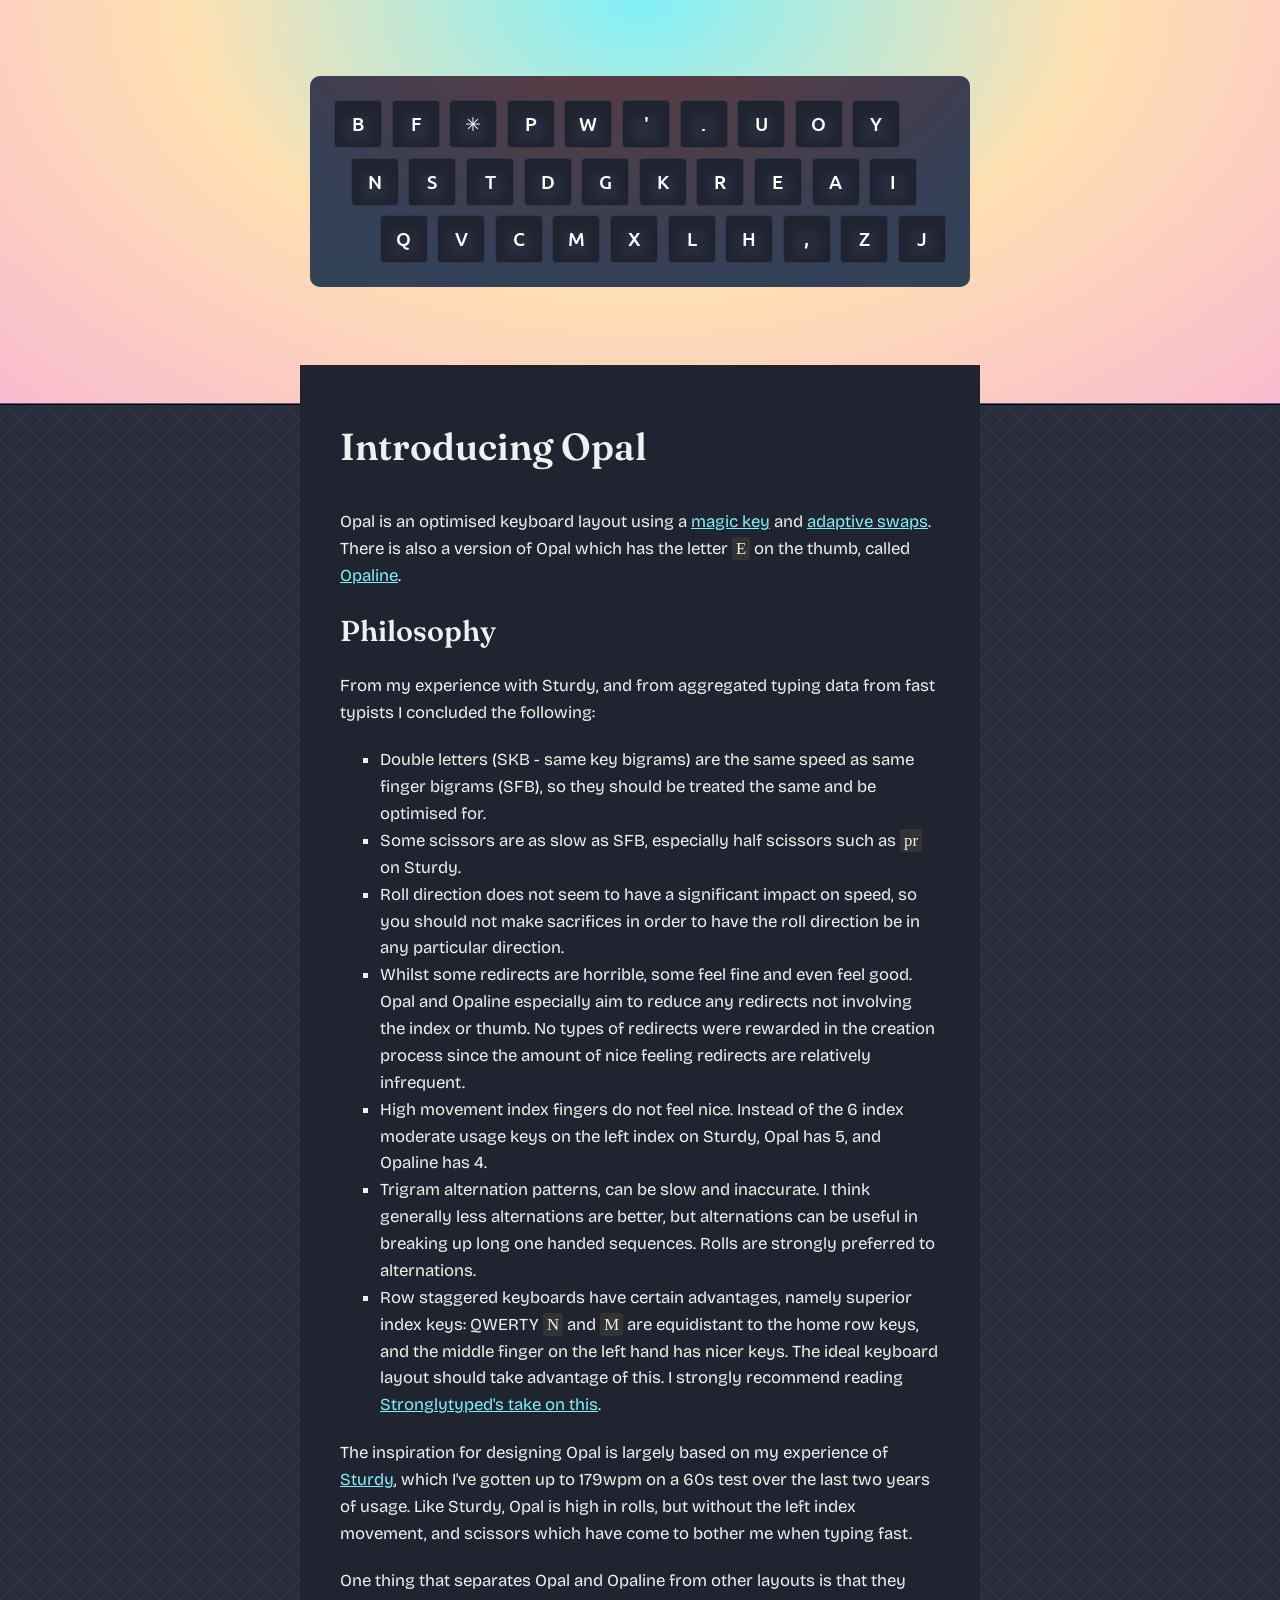
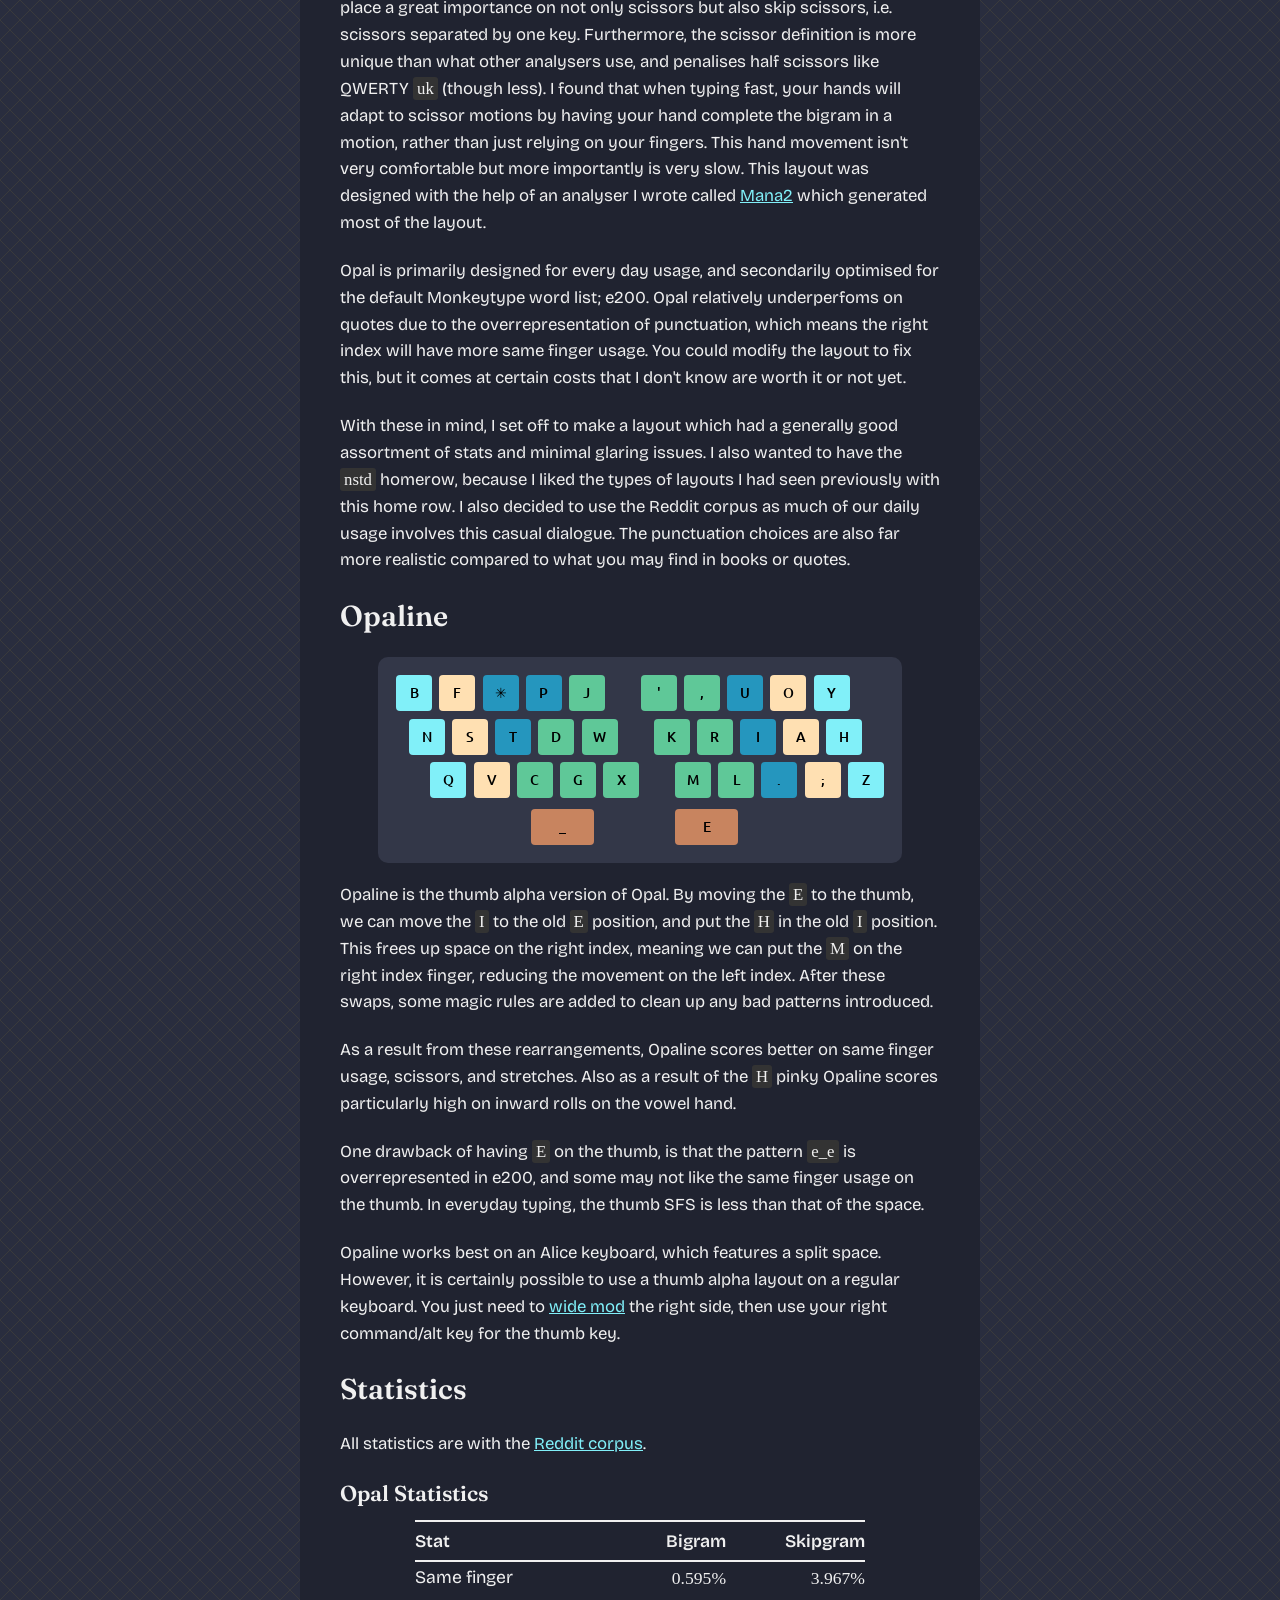
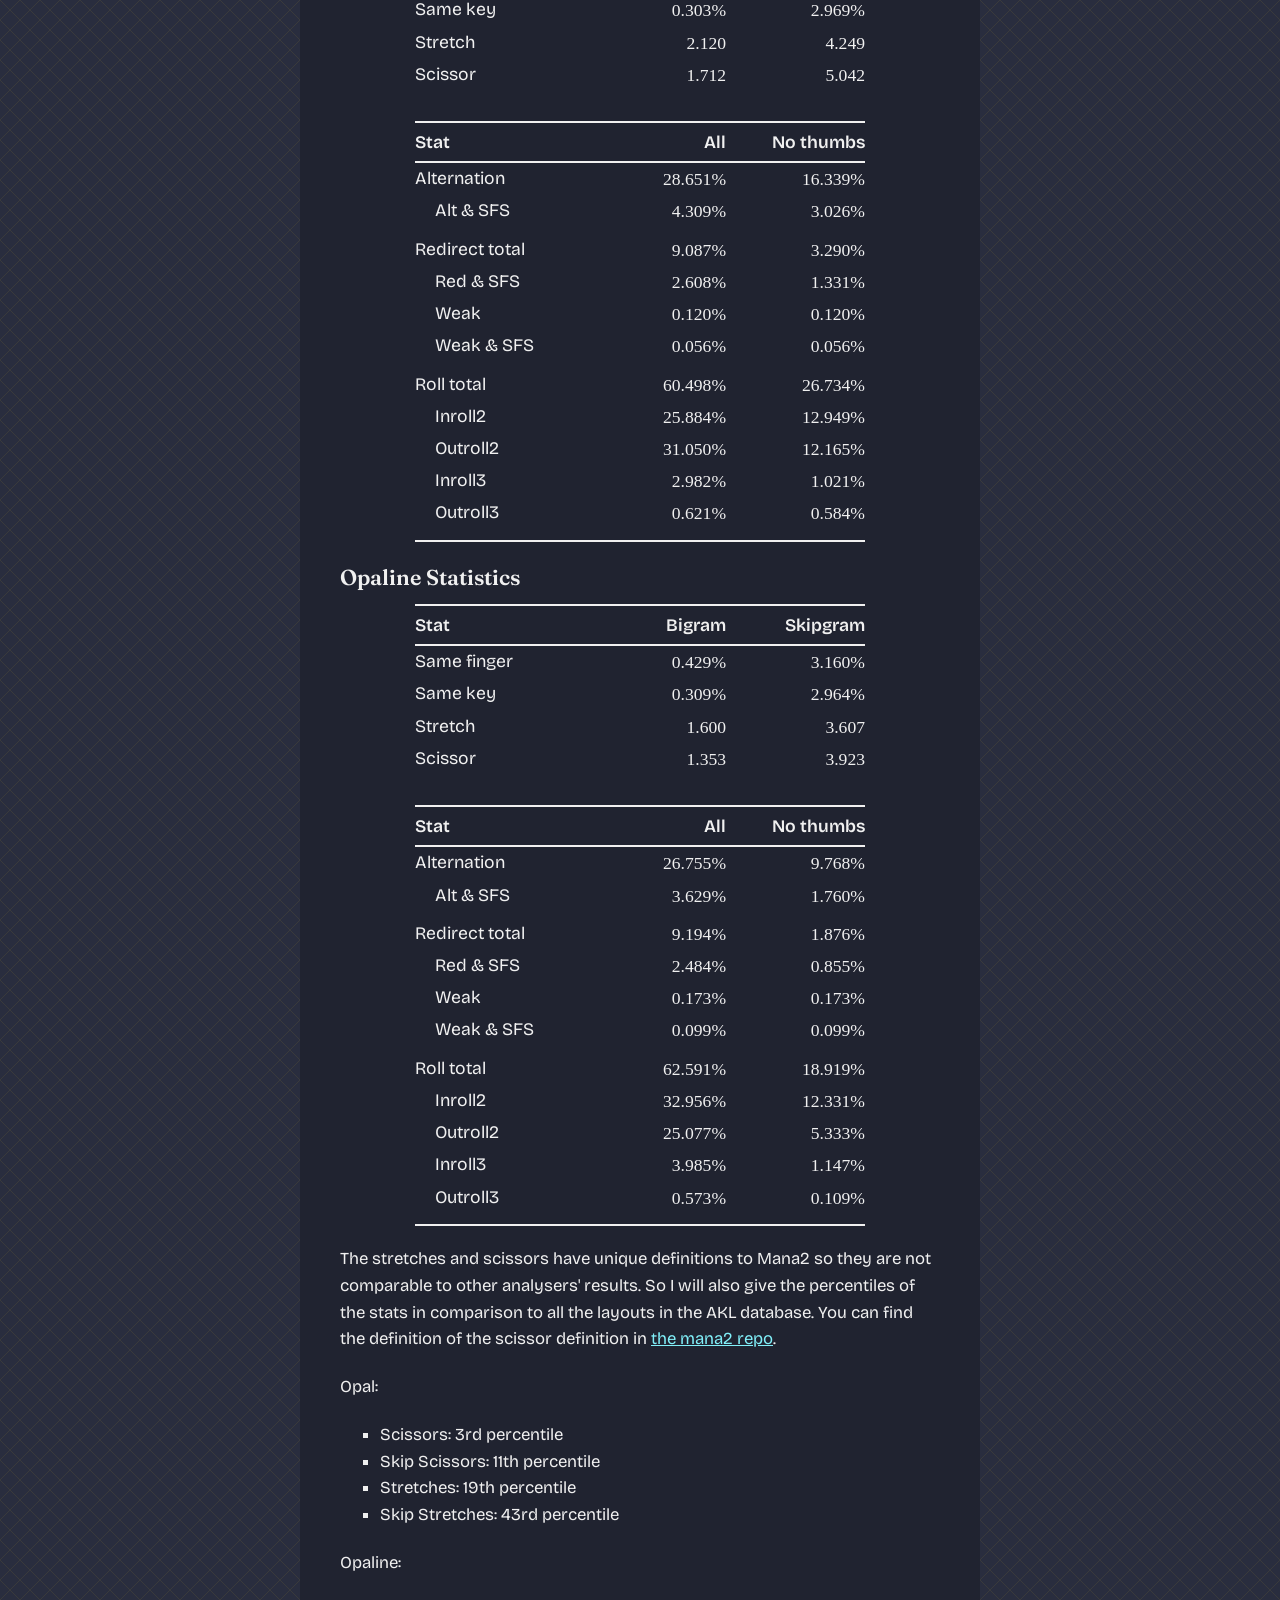
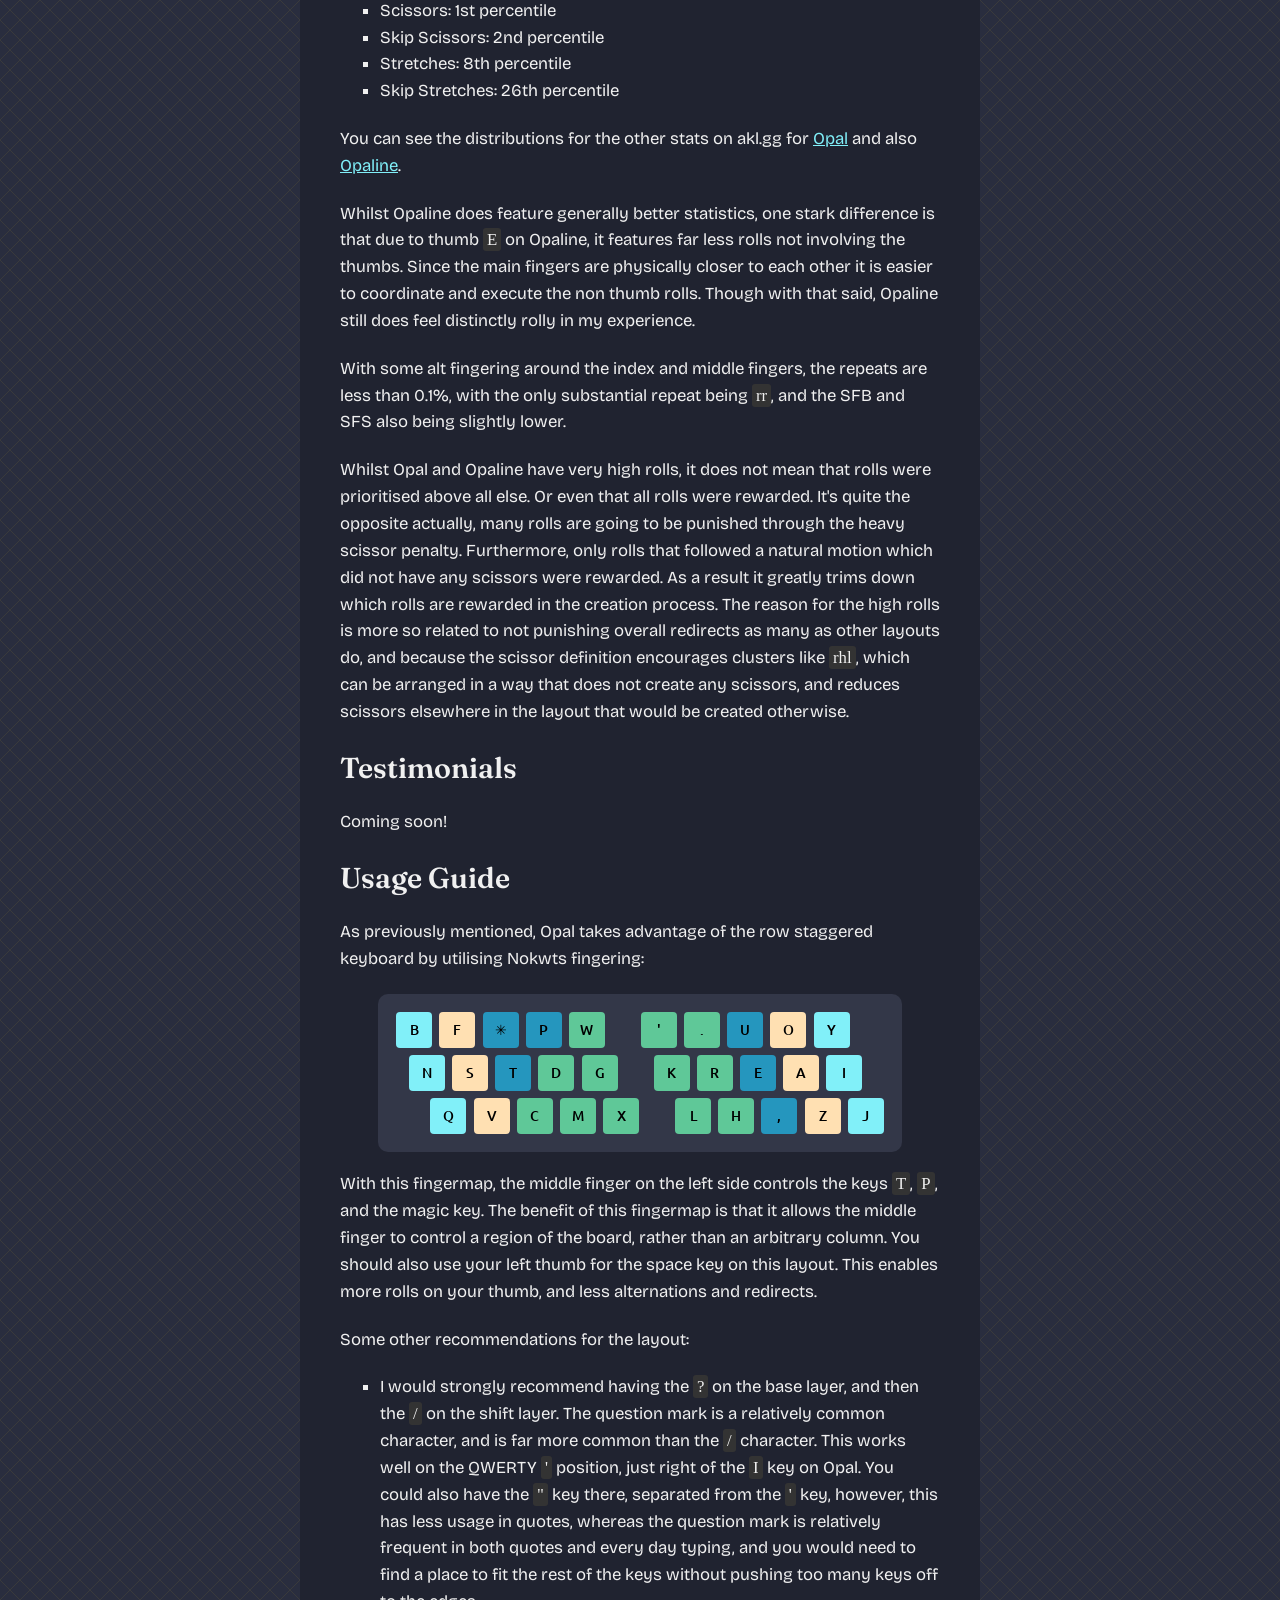
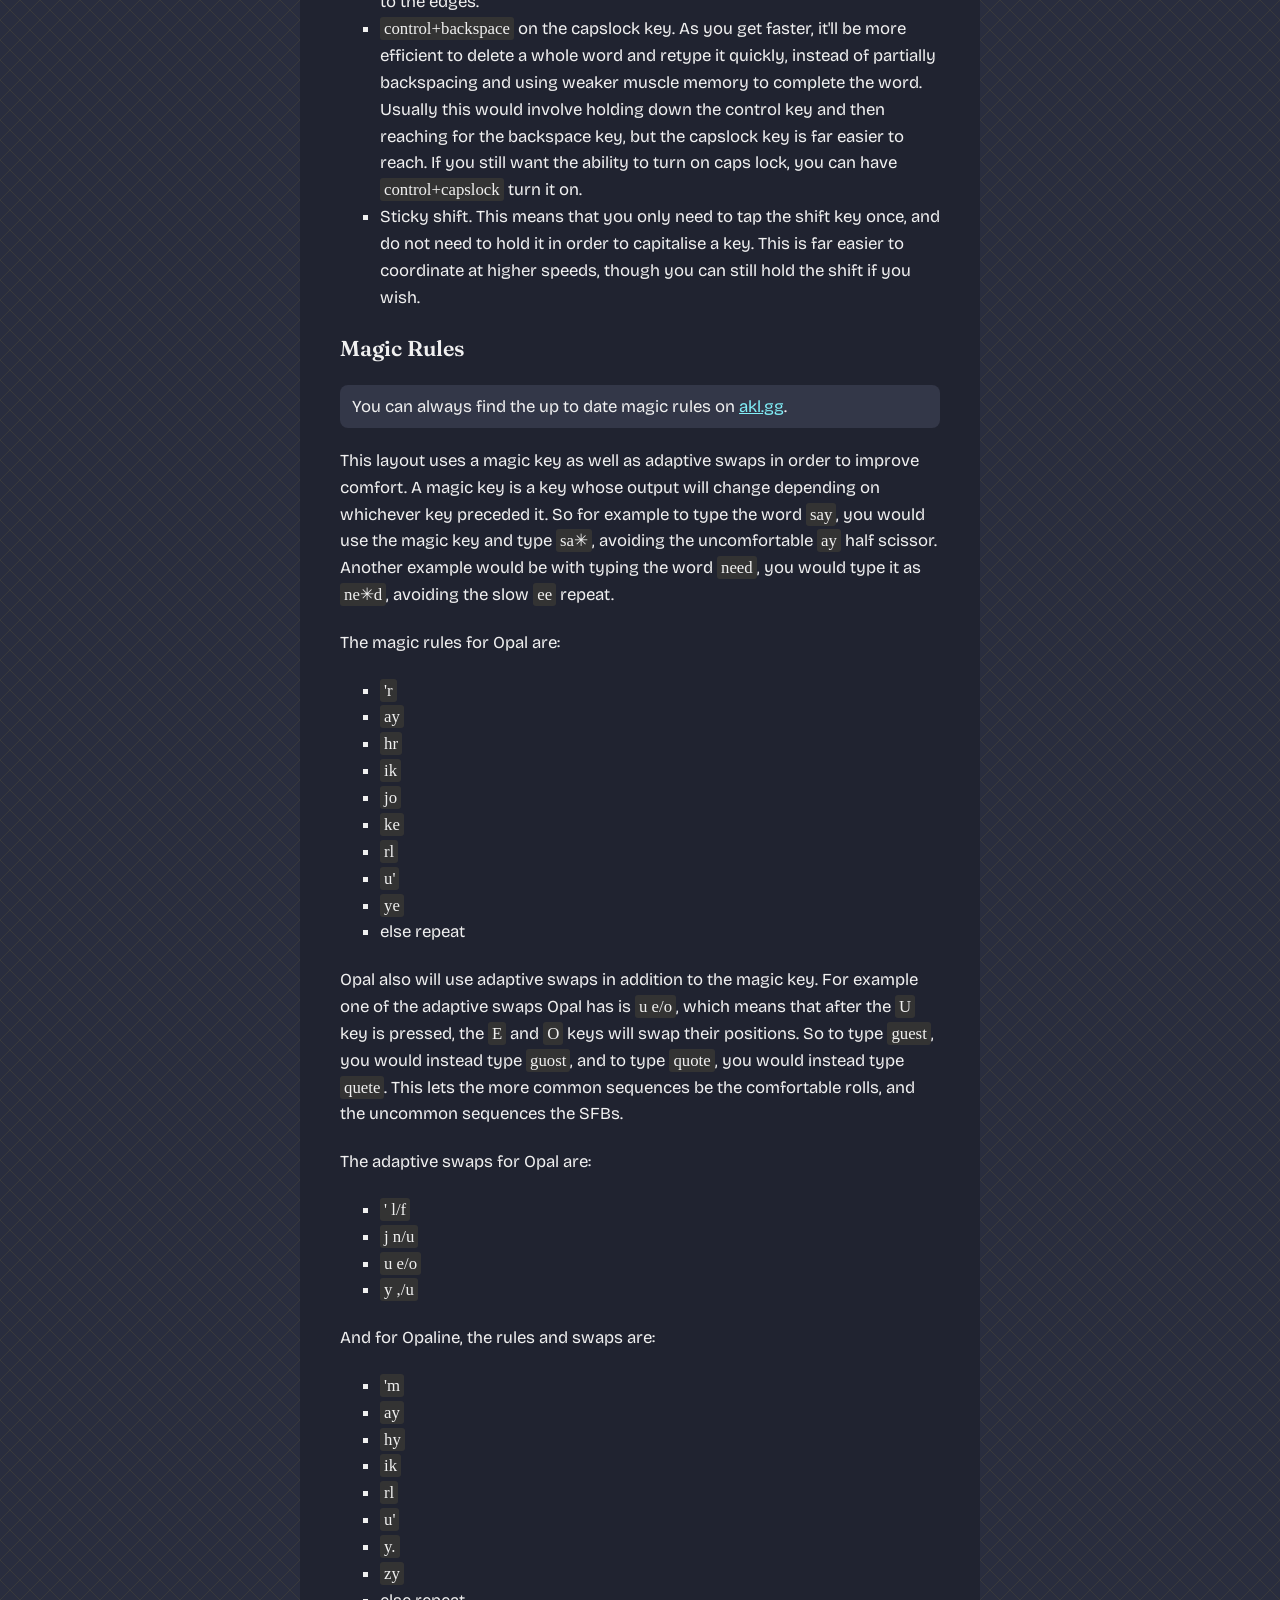
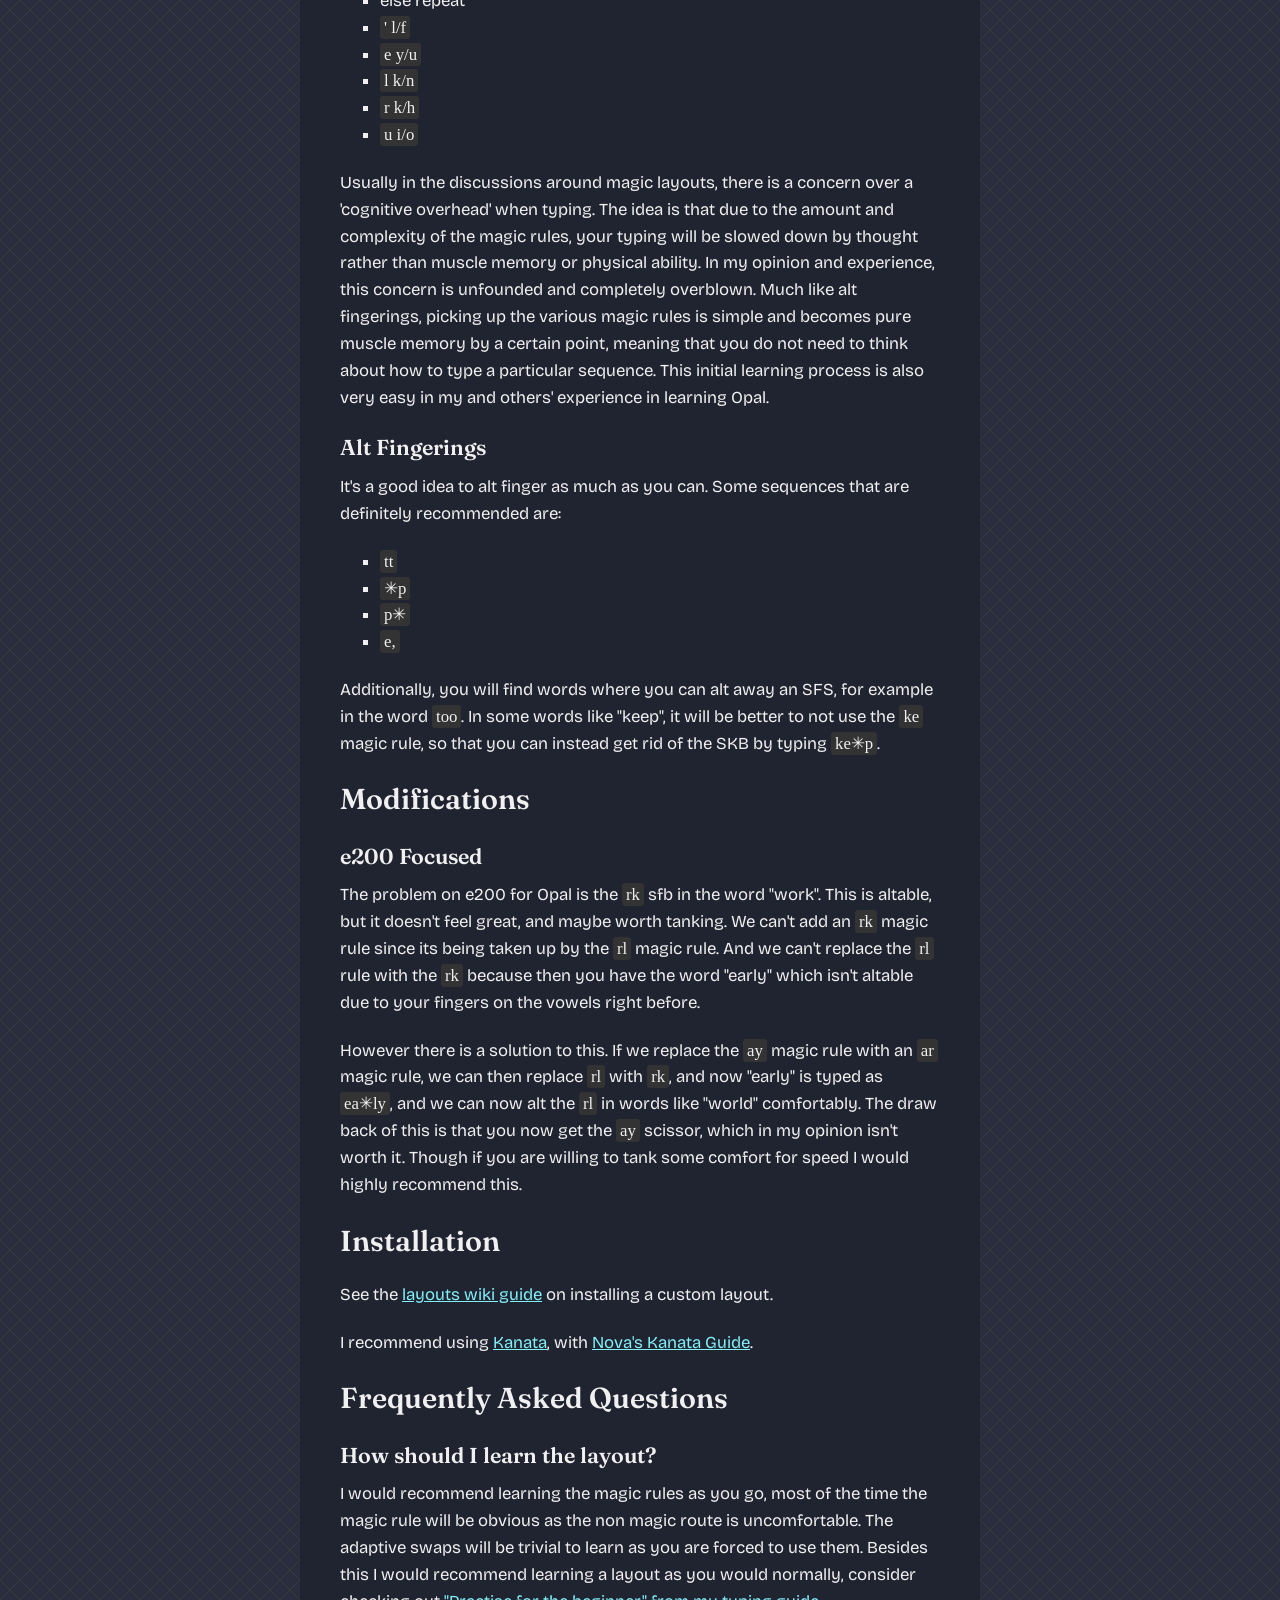
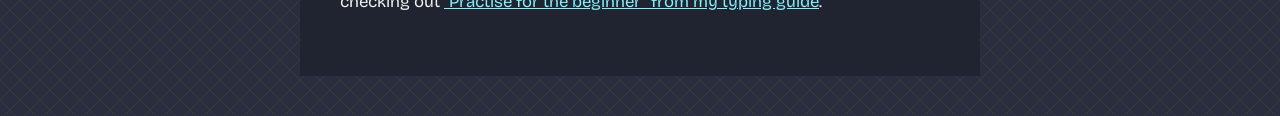
<file: opal/index.html>
<!doctype html>
<html lang="en">
    <head>
        <meta charset="UTF-8" />
        <meta name="viewport" content="width=device-width, initial-scale=1.0" />

        <link rel="icon" href="opal.ico" sizes="any" />

        <meta
            name="description"
            content="Opal is an optimised keyboard layout built around a magic key and adaptive swaps, with low scissors, high rolls, and an optional thumb-E variant called Opaline."
        />
        <meta name="author" content="Zak Venter" />
        <link rel="canonical" href="https://layouts.zakventer.com/opal" />

        <meta property="og:type" content="article" />
        <meta property="og:site_name" content="Zak Venter's Layouts" />
        <meta property="og:title" content="The Opal Keyboard Layout" />
        <meta
            property="og:description"
            content="An optimised keyboard layout with a magic key and adaptive swaps, designed for fast, comfortable typing."
        />
        <meta property="og:url" content="https://layouts.zakventer.com/opal" />
        <meta
            property="og:image"
            content="https://layouts.zakventer.com/opal/preview.png"
        />
        <meta property="og:image:width" content="1746" />
        <meta property="og:image:height" content="662" />
        <meta
            property="og:image:alt"
            content="The Opal keyboard layout on a row-staggered keyboard"
        />

        <title>The Opal Keyboard Layout</title>

        <link rel="preconnect" href="https://fonts.googleapis.com" />
        <link rel="preconnect" href="https://fonts.gstatic.com" crossorigin />
        <link
            href="https://fonts.googleapis.com/css2?family=Bricolage+Grotesque:opsz,wght@12..96,200..800&family=Fraunces:ital,opsz,wght@0,9..144,100..900;1,9..144,100..900&family=Ubuntu+Mono:ital,wght@0,400;0,700;1,400;1,700&family=Ubuntu:ital,wght@0,300;0,400;0,500;0,700;1,300;1,400;1,500;1,700&display=swap"
            rel="stylesheet"
        />

        <link rel="stylesheet" href="normalize.css" />
        <link rel="stylesheet" href="style.css" />
    </head>
    <body>
        <div id="hero">
            <div class="keyboard">
                <div class="main-board">
                    <div class="row">
                        <div class="left-hand">
                            <div class="key">b</div>
                            <div class="key">f</div>
                            <div class="key">✳</div>
                            <div class="key">p</div>
                            <div class="key">w</div>
                        </div>
                        <div class="right-hand">
                            <div class="key">'</div>
                            <div class="key">.</div>
                            <div class="key">u</div>
                            <div class="key">o</div>
                            <div class="key">y</div>
                        </div>
                    </div>
                    <div class="row">
                        <div class="left-hand">
                            <div class="key">n</div>
                            <div class="key">s</div>
                            <div class="key">t</div>
                            <div class="key">d</div>
                            <div class="key">g</div>
                        </div>
                        <div class="right-hand">
                            <div class="key">k</div>
                            <div class="key">r</div>
                            <div class="key">e</div>
                            <div class="key">a</div>
                            <div class="key">i</div>
                        </div>
                    </div>
                    <div class="row">
                        <div class="left-hand">
                            <div class="key">q</div>
                            <div class="key">v</div>
                            <div class="key">c</div>
                            <div class="key">m</div>
                            <div class="key">x</div>
                        </div>
                        <div class="right-hand">
                            <div class="key">l</div>
                            <div class="key">h</div>
                            <div class="key">,</div>
                            <div class="key">z</div>
                            <div class="key">j</div>
                        </div>
                    </div>
                </div>
                <!--<div class="thumbs"></div>-->
            </div>
        </div>
        <article>
            <h1>Introducing Opal</h1>
            <p>
                Opal is an optimised keyboard layout using a
                <a href="https://layouts.wiki/reference/terminology/magic/"
                    >magic key</a
                >
                and
                <a
                    href="https://dario.ca/posts/2026-05-18-keyboard-layout-adaptive-swaps/"
                    >adaptive swaps</a
                >. There is also a version of Opal which has the letter
                <code>E</code> on the thumb, called
                <a href="#opaline">Opaline</a>.
            </p>
            <h2>Philosophy</h2>
            <p>
                From my experience with Sturdy, and from aggregated typing data
                from fast typists I concluded the following:
            </p>
            <ul>
                <li>
                    Double letters (SKB - same key bigrams) are the same speed
                    as same finger bigrams (SFB), so they should be treated the
                    same and be optimised for.
                </li>
                <li>
                    Some scissors are as slow as SFB, especially half scissors
                    such as <code>pr</code> on Sturdy.
                </li>
                <li>
                    Roll direction does not seem to have a significant impact on
                    speed, so you should not make sacrifices in order to have
                    the roll direction be in any particular direction.
                </li>
                <li>
                    Whilst some redirects are horrible, some feel fine and even
                    feel good. Opal and Opaline especially aim to reduce any
                    redirects not involving the index or thumb. No types of
                    redirects were rewarded in the creation process since the
                    amount of nice feeling redirects are relatively infrequent.
                </li>
                <li>
                    High movement index fingers do not feel nice. Instead of the
                    6 index moderate usage keys on the left index on Sturdy,
                    Opal has 5, and Opaline has 4.
                </li>
                <li>
                    Trigram alternation patterns, can be slow and inaccurate. I
                    think generally less alternations are better, but
                    alternations can be useful in breaking up long one handed
                    sequences. Rolls are strongly preferred to alternations.
                </li>
                <li>
                    Row staggered keyboards have certain advantages, namely
                    superior index keys: QWERTY <code>N</code> and
                    <code>M</code> are equidistant to the home row keys, and the
                    middle finger on the left hand has nicer keys. The ideal
                    keyboard layout should take advantage of this. I strongly
                    recommend reading
                    <a
                        href="https://www.reddit.com/r/ErgoMechKeyboards/comments/1cgcvjn/comment/l1vur9t/?utm_source=share&utm_medium=web3x&utm_name=web3xcss&utm_term=1&utm_content=share_button"
                        >Stronglytyped's take on this</a
                    >.
                </li>
            </ul>
            <p>
                The inspiration for designing Opal is largely based on my
                experience of
                <a href="https://oxey.dev/layouts/sturdy">Sturdy</a>, which I've
                gotten up to 179wpm on a 60s test over the last two years of
                usage. Like Sturdy, Opal is high in rolls, but without the left
                index movement, and scissors which have come to bother me when
                typing fast.
            </p>
            <p>
                One thing that separates Opal and Opaline from other layouts is
                that they place a great importance on not only scissors but also
                skip scissors, i.e. scissors separated by one key. Furthermore,
                the scissor definition is more unique than what other analysers
                use, and penalises half scissors like QWERTY
                <code>uk</code> (though less). I found that when typing fast,
                your hands will adapt to scissor motions by having your hand
                complete the bigram in a motion, rather than just relying on
                your fingers. This hand movement isn't very comfortable but more
                importantly is very slow. This layout was designed with the help
                of an analyser I wrote called
                <a href="https://codeberg.org/Zakkkk/mana2">Mana2</a>
                which generated most of the layout.
            </p>
            <p>
                Opal is primarily designed for every day usage, and secondarily
                optimised for the default Monkeytype word list; e200. Opal
                relatively underperfoms on quotes due to the overrepresentation
                of punctuation, which means the right index will have more same
                finger usage. You could modify the layout to fix this, but it
                comes at certain costs that I don't know are worth it or not
                yet.
            </p>
            <p>
                With these in mind, I set off to make a layout which had a
                generally good assortment of stats and minimal glaring issues. I
                also wanted to have the <code>nstd</code> homerow, because I
                liked the types of layouts I had seen previously with this home
                row. I also decided to use the Reddit corpus as much of our
                daily usage involves this casual dialogue. The punctuation
                choices are also far more realistic compared to what you may
                find in books or quotes.
            </p>
            <h2 id="opaline">Opaline</h2>
            <div class="keyboard keyboard-split keyboard-smaller">
                <div class="main-board">
                    <div class="row">
                        <div class="left-hand">
                            <div class="key key-pinky">b</div>
                            <div class="key key-ring">f</div>
                            <div class="key key-middle">✳</div>
                            <div class="key key-middle">p</div>
                            <div class="key key-index">j</div>
                        </div>
                        <div class="right-hand">
                            <div class="key key-index">'</div>
                            <div class="key key-index">,</div>
                            <div class="key key-middle">u</div>
                            <div class="key key-ring">o</div>
                            <div class="key key-pinky">y</div>
                        </div>
                    </div>
                    <div class="row">
                        <div class="left-hand">
                            <div class="key key-pinky">n</div>
                            <div class="key key-ring">s</div>
                            <div class="key key-middle">t</div>
                            <div class="key key-index">d</div>
                            <div class="key key-index">w</div>
                        </div>
                        <div class="right-hand">
                            <div class="key key-index">k</div>
                            <div class="key key-index">r</div>
                            <div class="key key-middle">i</div>
                            <div class="key key-ring">a</div>
                            <div class="key key-pinky">h</div>
                        </div>
                    </div>
                    <div class="row">
                        <div class="left-hand">
                            <div class="key key-pinky">q</div>
                            <div class="key key-ring">v</div>
                            <div class="key key-index">c</div>
                            <div class="key key-index">g</div>
                            <div class="key key-index">x</div>
                        </div>
                        <div class="right-hand">
                            <div class="key key-index">m</div>
                            <div class="key key-index">l</div>
                            <div class="key key-middle">.</div>
                            <div class="key key-ring">;</div>
                            <div class="key key-pinky">z</div>
                        </div>
                    </div>
                </div>
                <div class="thumb">
                    <div class="key key-thumb thumb-left">_</div>
                    <div class="key key-thumb thumb-right">e</div>
                </div>
            </div>
            <br />
            <p>
                Opaline is the thumb alpha version of Opal. By moving the
                <code>E</code> to the thumb, we can move the <code>I</code> to
                the old <code>E</code> position, and put the <code>H</code> in
                the old <code>I</code> position. This frees up space on the
                right index, meaning we can put the <code>M</code> on the right
                index finger, reducing the movement on the left index. After
                these swaps, some magic rules are added to clean up any bad
                patterns introduced.
            </p>
            <p>
                As a result from these rearrangements, Opaline scores better on
                same finger usage, scissors, and stretches. Also as a result of
                the
                <code>H</code> pinky Opaline scores particularly high on inward
                rolls on the vowel hand.
            </p>
            <p>
                One drawback of having <code>E</code> on the thumb, is that the
                pattern <code>e_e</code> is overrepresented in e200, and some
                may not like the same finger usage on the thumb. In everyday
                typing, the thumb SFS is less than that of the space.
            </p>
            <p>
                Opaline works best on an Alice keyboard, which features a split
                space. However, it is certainly possible to use a thumb alpha
                layout on a regular keyboard. You just need to
                <a href="https://colemakmods.github.io/ergonomic-mods/wide.html"
                    >wide mod</a
                >
                the right side, then use your right command/alt key for the
                thumb key.
            </p>
            <h2>Statistics</h2>
            <p>
                All statistics are with the
                <a
                    href="https://convokit.cornell.edu/documentation/reddit-small.html"
                    >Reddit corpus</a
                >.
            </p>

            <h3>Opal Statistics</h3>

            <!-- Ok fine the tables were AI generated, i couldn't be bothered making them myself. -->
            <div class="stats-group">
                <section class="stats-panel">
                    <div class="stats-table stats-table--first">
                        <div class="stat-column-title-row">
                            <div
                                class="stat-column-title stat-column-title-label"
                            >
                                Stat
                            </div>
                            <div class="stat-column-title">Bigram</div>
                            <div class="stat-column-title">Skipgram</div>
                            <div class="stat-column-title-rule"></div>
                        </div>

                        <div class="stat-row">
                            <div class="stat-label">Same finger</div>
                            <div class="stat-value">0.595%</div>
                            <div class="stat-value">3.967%</div>
                        </div>
                        <div class="stat-row">
                            <div class="stat-label">Same key</div>
                            <div class="stat-value">0.303%</div>
                            <div class="stat-value">2.969%</div>
                        </div>
                        <div class="stat-row">
                            <div class="stat-label">Stretch</div>
                            <div class="stat-value">2.120</div>
                            <div class="stat-value">4.249</div>
                        </div>
                        <div class="stat-row">
                            <div class="stat-label">Scissor</div>
                            <div class="stat-value">1.712</div>
                            <div class="stat-value">5.042</div>
                        </div>
                    </div>
                </section>

                <section class="stats-panel">
                    <div class="stats-table">
                        <div class="stat-column-title-row">
                            <div
                                class="stat-column-title stat-column-title-label"
                            >
                                Stat
                            </div>
                            <div class="stat-column-title">All</div>
                            <div class="stat-column-title">No thumbs</div>
                            <div class="stat-column-title-rule"></div>
                        </div>

                        <div class="stat-row">
                            <div class="stat-label">Alternation</div>
                            <div class="stat-value">28.651%</div>
                            <div class="stat-value">16.339%</div>
                        </div>
                        <div class="stat-row stat-row-child">
                            <div class="stat-label">Alt &amp; SFS</div>
                            <div class="stat-value">4.309%</div>
                            <div class="stat-value">3.026%</div>
                        </div>

                        <div class="stat-spacer-row">
                            <div class="stat-spacer-cell"></div>
                        </div>

                        <div class="stat-row">
                            <div class="stat-label">Redirect total</div>
                            <div class="stat-value">9.087%</div>
                            <div class="stat-value">3.290%</div>
                        </div>
                        <div class="stat-row stat-row-child">
                            <div class="stat-label">Red &amp; SFS</div>
                            <div class="stat-value">2.608%</div>
                            <div class="stat-value">1.331%</div>
                        </div>
                        <div class="stat-row stat-row-child">
                            <div class="stat-label">Weak</div>
                            <div class="stat-value">0.120%</div>
                            <div class="stat-value">0.120%</div>
                        </div>
                        <div class="stat-row stat-row-child">
                            <div class="stat-label">Weak &amp; SFS</div>
                            <div class="stat-value">0.056%</div>
                            <div class="stat-value">0.056%</div>
                        </div>

                        <div class="stat-spacer-row">
                            <div class="stat-spacer-cell"></div>
                        </div>

                        <div class="stat-row">
                            <div class="stat-label">Roll total</div>
                            <div class="stat-value">60.498%</div>
                            <div class="stat-value">26.734%</div>
                        </div>
                        <div class="stat-row stat-row-child">
                            <div class="stat-label">Inroll2</div>
                            <div class="stat-value">25.884%</div>
                            <div class="stat-value">12.949%</div>
                        </div>
                        <div class="stat-row stat-row-child">
                            <div class="stat-label">Outroll2</div>
                            <div class="stat-value">31.050%</div>
                            <div class="stat-value">12.165%</div>
                        </div>
                        <div class="stat-row stat-row-child">
                            <div class="stat-label">Inroll3</div>
                            <div class="stat-value">2.982%</div>
                            <div class="stat-value">1.021%</div>
                        </div>
                        <div class="stat-row stat-row-child">
                            <div class="stat-label">Outroll3</div>
                            <div class="stat-value">0.621%</div>
                            <div class="stat-value">0.584%</div>
                        </div>
                    </div>
                </section>
            </div>

            <h3>Opaline Statistics</h3>

            <div class="stats-group">
                <section class="stats-panel">
                    <div class="stats-table stats-table--first">
                        <div class="stat-column-title-row">
                            <div
                                class="stat-column-title stat-column-title-label"
                            >
                                Stat
                            </div>
                            <div class="stat-column-title">Bigram</div>
                            <div class="stat-column-title">Skipgram</div>
                            <div class="stat-column-title-rule"></div>
                        </div>

                        <div class="stat-row">
                            <div class="stat-label">Same finger</div>
                            <div class="stat-value">0.429%</div>
                            <div class="stat-value">3.160%</div>
                        </div>
                        <div class="stat-row">
                            <div class="stat-label">Same key</div>
                            <div class="stat-value">0.309%</div>
                            <div class="stat-value">2.964%</div>
                        </div>
                        <div class="stat-row">
                            <div class="stat-label">Stretch</div>
                            <div class="stat-value">1.600</div>
                            <div class="stat-value">3.607</div>
                        </div>
                        <div class="stat-row">
                            <div class="stat-label">Scissor</div>
                            <div class="stat-value">1.353</div>
                            <div class="stat-value">3.923</div>
                        </div>
                    </div>
                </section>

                <section class="stats-panel">
                    <div class="stats-table">
                        <div class="stat-column-title-row">
                            <div
                                class="stat-column-title stat-column-title-label"
                            >
                                Stat
                            </div>
                            <div class="stat-column-title">All</div>
                            <div class="stat-column-title">No thumbs</div>
                            <div class="stat-column-title-rule"></div>
                        </div>

                        <div class="stat-row">
                            <div class="stat-label">Alternation</div>
                            <div class="stat-value">26.755%</div>
                            <div class="stat-value">9.768%</div>
                        </div>
                        <div class="stat-row stat-row-child">
                            <div class="stat-label">Alt &amp; SFS</div>
                            <div class="stat-value">3.629%</div>
                            <div class="stat-value">1.760%</div>
                        </div>

                        <div class="stat-spacer-row">
                            <div class="stat-spacer-cell"></div>
                        </div>

                        <div class="stat-row">
                            <div class="stat-label">Redirect total</div>
                            <div class="stat-value">9.194%</div>
                            <div class="stat-value">1.876%</div>
                        </div>
                        <div class="stat-row stat-row-child">
                            <div class="stat-label">Red &amp; SFS</div>
                            <div class="stat-value">2.484%</div>
                            <div class="stat-value">0.855%</div>
                        </div>
                        <div class="stat-row stat-row-child">
                            <div class="stat-label">Weak</div>
                            <div class="stat-value">0.173%</div>
                            <div class="stat-value">0.173%</div>
                        </div>
                        <div class="stat-row stat-row-child">
                            <div class="stat-label">Weak &amp; SFS</div>
                            <div class="stat-value">0.099%</div>
                            <div class="stat-value">0.099%</div>
                        </div>

                        <div class="stat-spacer-row">
                            <div class="stat-spacer-cell"></div>
                        </div>

                        <div class="stat-row">
                            <div class="stat-label">Roll total</div>
                            <div class="stat-value">62.591%</div>
                            <div class="stat-value">18.919%</div>
                        </div>
                        <div class="stat-row stat-row-child">
                            <div class="stat-label">Inroll2</div>
                            <div class="stat-value">32.956%</div>
                            <div class="stat-value">12.331%</div>
                        </div>
                        <div class="stat-row stat-row-child">
                            <div class="stat-label">Outroll2</div>
                            <div class="stat-value">25.077%</div>
                            <div class="stat-value">5.333%</div>
                        </div>
                        <div class="stat-row stat-row-child">
                            <div class="stat-label">Inroll3</div>
                            <div class="stat-value">3.985%</div>
                            <div class="stat-value">1.147%</div>
                        </div>
                        <div class="stat-row stat-row-child">
                            <div class="stat-label">Outroll3</div>
                            <div class="stat-value">0.573%</div>
                            <div class="stat-value">0.109%</div>
                        </div>
                    </div>
                </section>
            </div>

            <p>
                The stretches and scissors have unique definitions to Mana2 so
                they are not comparable to other analysers' results. So I will
                also give the percentiles of the stats in comparison to all the
                layouts in the AKL database. You can find the definition of the
                scissor definition in
                <a
                    href="https://codeberg.org/Zakkkk/mana2/src/branch/main/docs/definitions.md#scissors"
                    >the mana2 repo</a
                >.
            </p>

            <p>Opal:</p>

            <ul>
                <li>Scissors: 3rd percentile</li>
                <li>Skip Scissors: 11th percentile</li>
                <li>Stretches: 19th percentile</li>
                <li>Skip Stretches: 43rd percentile</li>
            </ul>

            <p>Opaline:</p>

            <ul>
                <li>Scissors: 1st percentile</li>
                <li>Skip Scissors: 2nd percentile</li>
                <li>Stretches: 8th percentile</li>
                <li>Skip Stretches: 26th percentile</li>
            </ul>

            <p>
                You can see the distributions for the other stats on akl.gg for
                <a href="https://akl.gg/#.gwTUAGcGAQCkb3BhbA">Opal</a>
                and also
                <a href="https://akl.gg/#.gwTUAGcGAQCnb3BhbGluZQ">Opaline</a>.
            </p>

            <p>
                Whilst Opaline does feature generally better statistics, one
                stark difference is that due to thumb <code>E</code> on Opaline,
                it features far less rolls not involving the thumbs. Since the
                main fingers are physically closer to each other it is easier to
                coordinate and execute the non thumb rolls. Though with that
                said, Opaline still does feel distinctly rolly in my experience.
            </p>

            <p>
                With some alt fingering around the index and middle fingers, the
                repeats are less than 0.1%, with the only substantial repeat
                being <code>rr</code>, and the SFB and SFS also being slightly
                lower.
            </p>

            <p>
                Whilst Opal and Opaline have very high rolls, it does not mean
                that rolls were prioritised above all else. Or even that all
                rolls were rewarded. It's quite the opposite actually, many
                rolls are going to be punished through the heavy scissor
                penalty. Furthermore, only rolls that followed a natural motion
                which did not have any scissors were rewarded. As a result it
                greatly trims down which rolls are rewarded in the creation
                process. The reason for the high rolls is more so related to not
                punishing overall redirects as many as other layouts do, and
                because the scissor definition encourages clusters like
                <code>rhl</code>, which can be arranged in a way that does not
                create any scissors, and reduces scissors elsewhere in the
                layout that would be created otherwise.
            </p>

            <h2>Testimonials</h2>
            <p>Coming soon!</p>
            <h2>Usage Guide</h2>
            <p>
                As previously mentioned, Opal takes advantage of the row
                staggered keyboard by utilising Nokwts fingering:
            </p>
            <div class="keyboard keyboard-smaller keyboard-split">
                <div class="main-board">
                    <div class="row">
                        <div class="left-hand">
                            <div class="key key-pinky">b</div>
                            <div class="key key-ring">f</div>
                            <div class="key key-middle">✳</div>
                            <div class="key key-middle">p</div>
                            <div class="key key-index">w</div>
                        </div>
                        <div class="right-hand">
                            <div class="key key-index">'</div>
                            <div class="key key-index">.</div>
                            <div class="key key-middle">u</div>
                            <div class="key key-ring">o</div>
                            <div class="key key-pinky">y</div>
                        </div>
                    </div>
                    <div class="row">
                        <div class="left-hand">
                            <div class="key key-pinky">n</div>
                            <div class="key key-ring">s</div>
                            <div class="key key-middle">t</div>
                            <div class="key key-index">d</div>
                            <div class="key key-index">g</div>
                        </div>
                        <div class="right-hand">
                            <div class="key key-index">k</div>
                            <div class="key key-index">r</div>
                            <div class="key key-middle">e</div>
                            <div class="key key-ring">a</div>
                            <div class="key key-pinky">i</div>
                        </div>
                    </div>
                    <div class="row">
                        <div class="left-hand">
                            <div class="key key-pinky">q</div>
                            <div class="key key-ring">v</div>
                            <div class="key key-index">c</div>
                            <div class="key key-index">m</div>
                            <div class="key key-index">x</div>
                        </div>
                        <div class="right-hand">
                            <div class="key key-index">l</div>
                            <div class="key key-index">h</div>
                            <div class="key key-middle">,</div>
                            <div class="key key-ring">z</div>
                            <div class="key key-pinky">j</div>
                        </div>
                    </div>
                </div>
            </div>
            <br />
            <p>
                With this fingermap, the middle finger on the left side controls
                the keys <code>T</code>, <code>P</code>, and the magic key. The
                benefit of this fingermap is that it allows the middle finger to
                control a region of the board, rather than an arbitrary column.
                You should also use your left thumb for the space key on this
                layout. This enables more rolls on your thumb, and less
                alternations and redirects.
            </p>
            <p>Some other recommendations for the layout:</p>
            <ul>
                <li>
                    I would strongly recommend having the
                    <code>?</code> on the base layer, and then the
                    <code>/</code> on the shift layer. The question mark is a
                    relatively common character, and is far more common than the
                    <code>/</code> character. This works well on the QWERTY
                    <code>'</code> position, just right of the
                    <code>I</code> key on Opal. You could also have the
                    <code>"</code> key there, separated from the
                    <code>'</code> key, however, this has less usage in quotes,
                    whereas the question mark is relatively frequent in both
                    quotes and every day typing, and you would need to find a
                    place to fit the rest of the keys without pushing too many
                    keys off to the edges.
                </li>
                <li>
                    <code>control+backspace</code> on the capslock key. As you
                    get faster, it'll be more efficient to delete a whole word
                    and retype it quickly, instead of partially backspacing and
                    using weaker muscle memory to complete the word. Usually
                    this would involve holding down the control key and then
                    reaching for the backspace key, but the capslock key is far
                    easier to reach. If you still want the ability to turn on
                    caps lock, you can have <code>control+capslock</code> turn
                    it on.
                </li>
                <li>
                    Sticky shift. This means that you only need to tap the shift
                    key once, and do not need to hold it in order to capitalise
                    a key. This is far easier to coordinate at higher speeds,
                    though you can still hold the shift if you wish.
                </li>
            </ul>
            <h3>Magic Rules</h3>
            <blockquote>
                You can always find the up to date magic rules on
                <a href="https://akl.gg/">akl.gg</a>.
            </blockquote>
            <p>
                This layout uses a magic key as well as adaptive swaps in order
                to improve comfort. A magic key is a key whose output will
                change depending on whichever key preceded it. So for example to
                type the word <code>say</code>, you would use the magic key and
                type <code>sa✳</code>, avoiding the uncomfortable
                <code>ay</code> half scissor. Another example would be with
                typing the word <code>need</code>, you would type it as
                <code>ne✳d</code>, avoiding the slow <code>ee</code> repeat.
            </p>
            <p>The magic rules for Opal are:</p>
            <ul>
                <li><code>'r</code></li>
                <li><code>ay</code></li>
                <li><code>hr</code></li>
                <li><code>ik</code></li>
                <li><code>jo</code></li>
                <li><code>ke</code></li>
                <li><code>rl</code></li>
                <li><code>u'</code></li>
                <li><code>ye</code></li>
                <li>else repeat</li>
            </ul>

            <p>
                Opal also will use adaptive swaps in addition to the magic key.
                For example one of the adaptive swaps Opal has is
                <code>u e/o</code>, which means that after the
                <code>U</code> key is pressed, the <code>E</code> and
                <code>O</code> keys will swap their positions. So to type
                <code>guest</code>, you would instead type <code>guost</code>,
                and to type <code>quote</code>, you would instead type
                <code>quete</code>. This lets the more common sequences be the
                comfortable rolls, and the uncommon sequences the SFBs.
            </p>

            <p>The adaptive swaps for Opal are:</p>
            <ul>
                <li><code>' l/f</code></li>
                <li><code>j n/u</code></li>
                <li><code>u e/o</code></li>
                <li><code>y ,/u</code></li>
            </ul>

            <p>And for Opaline, the rules and swaps are:</p>

            <ul>
                <li><code>'m</code></li>
                <li><code>ay</code></li>
                <li><code>hy</code></li>
                <li><code>ik</code></li>
                <li><code>rl</code></li>
                <li><code>u'</code></li>
                <li><code>y.</code></li>
                <li><code>zy</code></li>
                <li>else repeat</li>
                <li><code>' l/f</code></li>
                <li><code>e y/u</code></li>
                <li><code>l k/n</code></li>
                <li><code>r k/h</code></li>
                <li><code>u i/o</code></li>
            </ul>

            <p>
                Usually in the discussions around magic layouts, there is a
                concern over a 'cognitive overhead' when typing. The idea is
                that due to the amount and complexity of the magic rules, your
                typing will be slowed down by thought rather than muscle memory
                or physical ability. In my opinion and experience, this concern
                is unfounded and completely overblown. Much like alt fingerings,
                picking up the various magic rules is simple and becomes pure
                muscle memory by a certain point, meaning that you do not need
                to think about how to type a particular sequence. This initial
                learning process is also very easy in my and others' experience
                in learning Opal.
            </p>

            <h3>Alt Fingerings</h3>

            <p>
                It's a good idea to alt finger as much as you can. Some
                sequences that are definitely recommended are:
            </p>

            <ul>
                <li><code>tt</code></li>
                <li><code>✳p</code></li>
                <li><code>p✳</code></li>
                <li><code>e,</code></li>
            </ul>

            <p>
                Additionally, you will find words where you can alt away an SFS,
                for example in the word <code>too</code>. In some words like
                "keep", it will be better to not use the <code>ke</code> magic
                rule, so that you can instead get rid of the SKB by typing
                <code>ke✳p</code>.
            </p>

            <h2>Modifications</h2>
            <h3>e200 Focused</h3>

            <p>
                The problem on e200 for Opal is the <code>rk</code> sfb in the
                word "work". This is altable, but it doesn't feel great, and
                maybe worth tanking. We can't add an <code>rk</code> magic rule
                since its being taken up by the <code>rl</code> magic rule. And
                we can't replace the <code>rl</code> rule with the
                <code>rk</code> because then you have the word "early" which
                isn't altable due to your fingers on the vowels right before.
            </p>
            <p>
                However there is a solution to this. If we replace the
                <code>ay</code> magic rule with an <code>ar</code> magic rule,
                we can then replace <code>rl</code> with <code>rk</code>, and
                now "early" is typed as <code>ea✳ly</code>, and we can now alt
                the <code>rl</code> in words like "world" comfortably. The draw
                back of this is that you now get the <code>ay</code> scissor,
                which in my opinion isn't worth it. Though if you are willing to
                tank some comfort for speed I would highly recommend this.
            </p>

            <h2>Installation</h2>
            <p>
                See the
                <a href="https://layouts.wiki/guides/start/software/"
                    >layouts wiki guide</a
                >
                on installing a custom layout.
            </p>
            <p>
                I recommend using
                <a href="https://github.com/jtroo/kanata">Kanata</a>, with
                <a
                    href="https://github.com/zachpoblete/kanata-guide-for-alt-layouts"
                    >Nova's Kanata Guide</a
                >.
                <!--Here is a basic Opal Kanata file, and Opaline Kanata file.-->
            </p>
            <h2>Frequently Asked Questions</h2>
            <h3>How should I learn the layout?</h3>
            <p>
                I would recommend learning the magic rules as you go, most of
                the time the magic rule will be obvious as the non magic route
                is uncomfortable. The adaptive swaps will be trivial to learn as
                you are forced to use them. Besides this I would recommend
                learning a layout as you would normally, consider checking out
                <a
                    href="https://typing.zakventer.com/#practice-for-the-beginner"
                    >"Practise for the beginner" from my typing guide</a
                >.
            </p>
        </article>
    </body>
</html>
</file>
<file: opal/style.css>
* {
    box-sizing: border-box;
}

:root {
    --unit: clamp(18px, 7cqw, 48px);
}

@media (max-width: 730px) {
    :root {
        --unit: clamp(18px, 7cqw, 40px);
    }
}

.keyboard-smaller {
    --unit: clamp(14px, 7cqw, 36px);
}

body {
    font-family: "Bricolage Grotesque", "sans-serif";
    background: #292d3e;
    color: #f0f0f0;
    /*background-image: url("data:image/svg+xml,%3Csvg xmlns='http://www.w3.org/2000/svg' width='60' height='60'%3E%3Crect x='0' y='0' width='30' height='60' fill='%23c9a227' fill-opacity='0.03'%3E%3C/rect%3E%3C/svg%3E");*/
    background-image: url("data:image/svg+xml,%3Csvg xmlns='http://www.w3.org/2000/svg' width='20' height='20'%3E%3Cline x1='0' y1='20' x2='20' y2='0' stroke='%23c9a227' stroke-width='0.75' stroke-opacity='0.15'/%3E%3Cline x1='0' y1='0' x2='20' y2='20' stroke='%23c9a227' stroke-width='0.75' stroke-opacity='0.15'/%3E%3C/svg%3E");
    /*background-image: url("data:image/svg+xml,%3Csvg xmlns='http://www.w3.org/2000/svg' width='40' height='40'%3E%3Cline x1='10' y1='0' x2='10' y2='40' stroke='%23c9a227' stroke-width='1' stroke-opacity='0.2'/%3E%3Cline x1='14' y1='0' x2='14' y2='40' stroke='%23c9a227' stroke-width='1' stroke-opacity='0.2'/%3E%3C/svg%3E");*/
    background-repeat: repeat;

    scroll-behavior: smooth;
}

.keyboard {
    display: flex;
    flex-direction: column;
    padding: calc(var(--unit) * 0.5);
    width: fit-content;

    .key {
        font-family: "Ubuntu";
        font-weight: 500;
        display: inline-flex;
        align-items: center;
        justify-content: center;
        width: calc(var(--unit) * 1);
        height: calc(var(--unit) * 1);
        background: #292d3e;
        box-shadow: inset 0 calc(var(--unit) * 0.1) 10px 10px #202330;
        border-radius: 4px;
        line-height: 0;
        text-transform: uppercase;
        font-size: calc(var(--unit) * 0.4);
        border: 1px solid rgb(51, 55, 72);
        user-select: none;
        color: #fff;

        &.key-pinky,
        &.key-ring,
        &.key-middle,
        &.key-index,
        &.key-thumb {
            border-width: 0px;
            box-shadow: none;
            color: #000;
        }

        &.key-pinky {
            background-color: #81f0f9;
        }

        &.key-ring {
            background-color: #ffe0b2;
        }

        &.key-middle {
            background-color: #2596be;
        }

        &.key-index {
            background-color: #5fc898;
        }

        &.key-thumb {
            background-color: #c8845f;
        }
    }

    .main-board {
        /* All the gaps are 0.2, which means the offset will include these */
        display: flex;
        flex-direction: column;
        gap: calc(var(--unit) * 0.2);

        .row {
            display: flex;
            gap: calc(var(--unit) * 0.2);

            > * {
                display: flex;
                gap: calc(var(--unit) * 0.2);
            }

            &:nth-child(2) {
                padding-left: calc(var(--unit) * 0.35);
            }

            &:nth-child(3) {
                padding-left: calc(var(--unit) * 0.95);
            }
        }
    }

    &.keyboard-split {
        .main-board {
            .row {
                gap: calc(var(--unit) * 1);
            }
        }
    }

    .thumb {
        padding-top: calc(var(--unit) * 0.3);
        display: flex;

        /*.thumb-left {
            margin-left: calc(var(--unit) * 2.15);
        }

        .thumb-right {
            margin-left: calc(var(--unit) * 7.15);
        }*/

        > .key {
            width: calc(var(--unit) * 1.75);
        }
    }

    &.keyboard-split {
        .thumb {
            .thumb-left {
                margin-left: calc(var(--unit) * 3.75);
            }

            .thumb-right {
                margin-left: calc(var(--unit) * 2.25);
            }
        }
    }
}

#hero {
    height: 45vh;
    min-height: 300px;
    @media (max-width: 530px) {
        height: 30vh;
    }
    /*background: repeating-linear-gradient(
        195deg,
        #2596be,
        #ffe0b2,
        #81f0f9,
        #f9bbd0,
        #e4f2fd
    );*/
    background:
        radial-gradient(ellipse at top, #81f0f9, #ffe0b2, #f9bbd0),
        radial-gradient(ellipse at bottom, #f9bbd0, #2596be);
    padding-bottom: 40px;
    container-type: inline-size;
    border-bottom: 2px ridge #202330;

    display: flex;
    align-items: center;
    justify-content: center;

    .keyboard {
        background: rgba(51, 55, 72, 0.3);
        backdrop-filter: invert(80%);
        /*background: rgba(255, 255, 255, 0.3);*/
        /*box-shadow: inset 0 calc(var(--unit) * 0.1) 40px 5px #202330;*/
        border-radius: 10px;
    }
}

article {
    width: 90%;
    max-width: 680px;
    margin: 0 auto;
    position: relative;
    container-type: inline-size;
    top: -40px;
    padding: 40px;
    background: #202330;
    font-size: 1.05rem;

    @media (max-width: 530px) {
        width: 95%;
        padding: 25px;
    }

    .keyboard {
        background: rgba(51, 55, 72, 1);
        margin-bottom: 1.3rem;
        border-radius: 10px;
    }
}

article .keyboard {
    margin: 0 auto;
}

a {
    color: #81f0f9;
}

code {
    font-family: "Ubuntu Mono";
    /*font-size: 1.1rem;*/
    background: #333;
    /*font-weight: 600;*/
    border-radius: 3px;
    padding: 2px 4px;
}

h1,
h2,
h3,
h4,
h5,
h6 {
    &:hover a::after {
        content: "#";
        margin-left: 10px;
    }

    a {
        color: var(--fg);
        text-decoration: none;
        display: block;
    }
}

h1,
h2,
h3,
h4,
h5,
h6 {
    font-family: Fraunces;
    font-weight: 600;
    font-style: normal;
}

h1,
.h1 {
    font-size: 2.35rem;
    line-height: 2.6rem;
    margin-top: 1.3rem;
    margin-bottom: 2.6rem;
}
h2,
.h2 {
    font-size: 1.8rem;
    line-height: 2.6rem;
    margin-top: 1.3rem;
    margin-bottom: 1.3rem;
}
h3,
.h3 {
    font-size: 1.35rem;
    line-height: 2rem;
    margin-top: 1.3rem;
    margin-bottom: 0.6rem;
}
h4,
.h4 {
    font-size: 1rem;
    line-height: 1.3rem;
    margin-top: 1.3rem;
    margin-bottom: 0rem;
}
h5,
.h5 {
    font-size: 1rem;
    line-height: 1.3rem;
    margin-top: 1.3rem;
    margin-bottom: 0rem;
}
p,
ul,
ol,
pre,
table,
blockquote {
    margin-top: 0rem;
    margin-bottom: 1.3rem;
}
ul ul,
ol ol,
ul ol,
ol ul {
    margin-top: 0rem;
    margin-bottom: 0rem;
}
ul li {
    list-style-type: square;
}

ul,
ol {
    line-height: 1.6;
}

p,
li {
    line-height: 1.6;
    font-weight: 400;
}

blockquote {
    margin: 20px 0;
    border-radius: 8px;
    padding: 12px;
    background: rgba(51, 55, 72, 1);
}

.stats-group {
    max-width: 450px;
    margin: 0 auto;
}

.stats-panel {
    margin-bottom: 20px;
}

.stats-table {
    display: grid;
    grid-template-columns: 1.4fr 1fr 1fr;
    column-gap: 16px;
    font-size: 1.1rem;
    @media (max-width: 400px) {
        font-size: 1rem;
    }
    padding: 10px 0;
    border-top: 2px solid #f0f0f0;
    border-bottom: 2px solid #f0f0f0;
}

.stats-table--first {
    border-bottom: none;
}

.stat-column-title-row,
.stat-row,
.stat-spacer-row {
    display: contents;
}

.stat-column-title {
    font-weight: 600;
    text-align: right;
    padding: 0 0 8px;
    white-space: nowrap;
}

.stat-column-title-label {
    text-align: left;
}

.stat-column-title-rule {
    grid-column: 1 / -1;
    border-top: 2px solid #f0f0f0;
}

.stat-label {
    padding: 6px 0;
    text-align: left;
    white-space: nowrap;
}

.stat-value {
    font-family: "Ubuntu Mono";
    padding: 6px 0;
    text-align: right;
    font-variant-numeric: tabular-nums;
    white-space: nowrap;
}

.stat-row-child .stat-label {
    padding-left: 20px;
}

.stat-spacer-cell {
    grid-column: 1 / -1;
    height: 6px;
}
</file>
